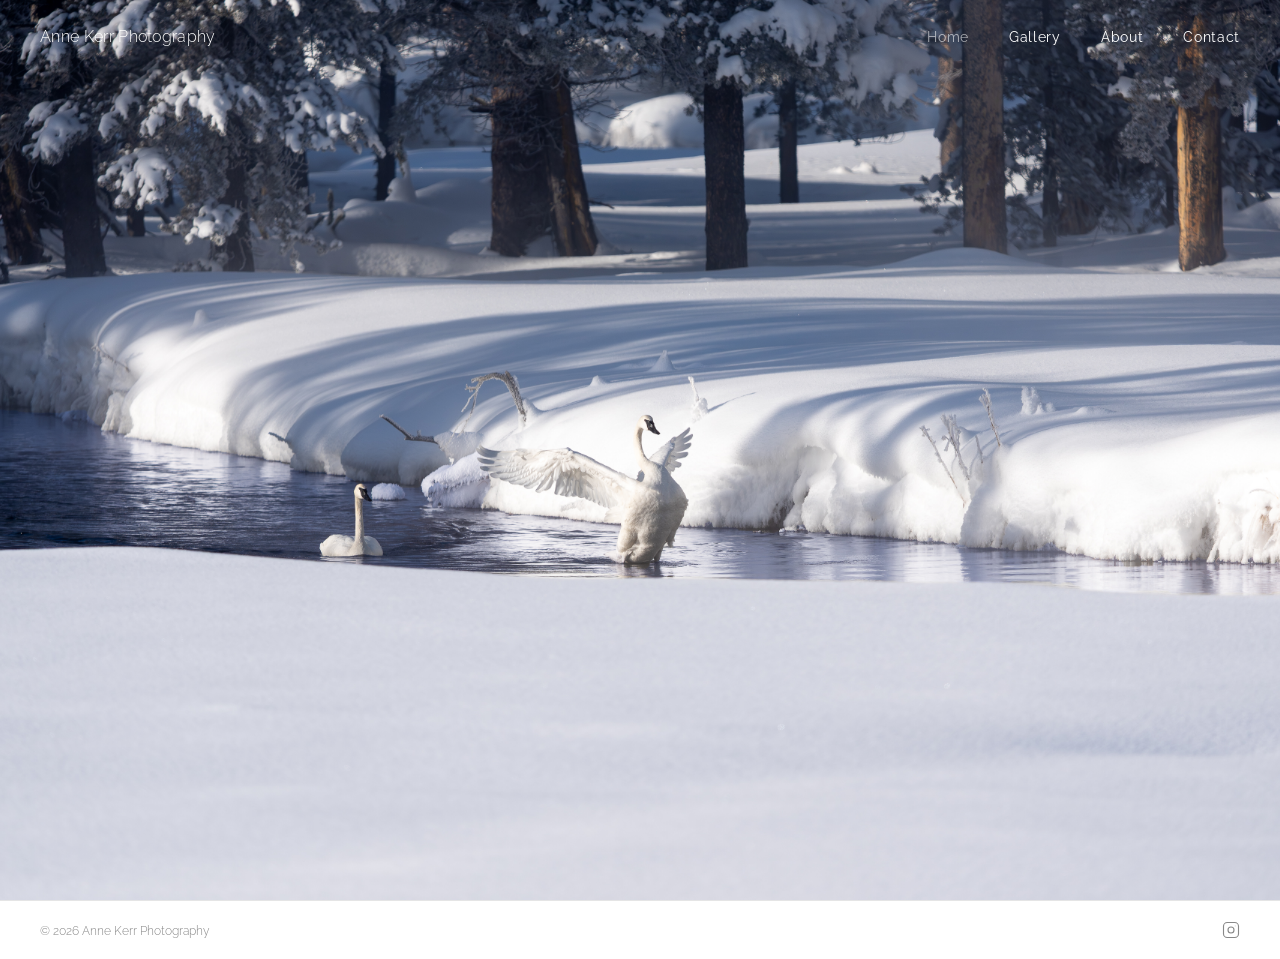
<file: index.html>
<!DOCTYPE html>
<html lang="en">
<head>
  <meta charset="UTF-8" />
  <meta name="viewport" content="width=device-width, initial-scale=1.0" />
  <title>Anne Kerr Photography</title>
  <link rel="stylesheet" href="css/styles.css" />
</head>
<body>

  <!-- NAV: transparent over hero -->
  <nav class="nav-hero">
    <a class="nav-brand" href="index.html">Anne Kerr Photography</a>
    <ul class="nav-links">
      <li><a href="index.html" class="active">Home</a></li>
      <li><a href="gallery.html">Gallery</a></li>
      <li><a href="about.html">About</a></li>
      <li><a href="contact.html">Contact</a></li>
    </ul>
  </nav>

  <!-- HERO
       Replace images/hero/hero.jpg with your chosen photo.
       To swap the hero image later, simply replace that file — no HTML changes needed. -->
  <section class="hero">
    <img src="images/hero/hero.jpg" alt="Anne Kerr Photography" />
  </section>

  <!-- FOOTER -->
  <footer>
    <span>© 2026 Anne Kerr Photography</span>
    <a href="https://www.instagram.com/annetkerr/" target="_blank" class="footer-instagram" aria-label="Instagram">
      <svg xmlns="http://www.w3.org/2000/svg" viewBox="0 0 24 24" fill="none"
           stroke="currentColor" stroke-width="1.5" stroke-linecap="round" stroke-linejoin="round">
        <rect x="2" y="2" width="20" height="20" rx="5" ry="5"/>
        <circle cx="12" cy="12" r="4"/>
        <circle cx="17.5" cy="6.5" r="0.5" fill="currentColor" stroke="none"/>
      </svg>
    </a>
  </footer>

</body>
</html>
</file>
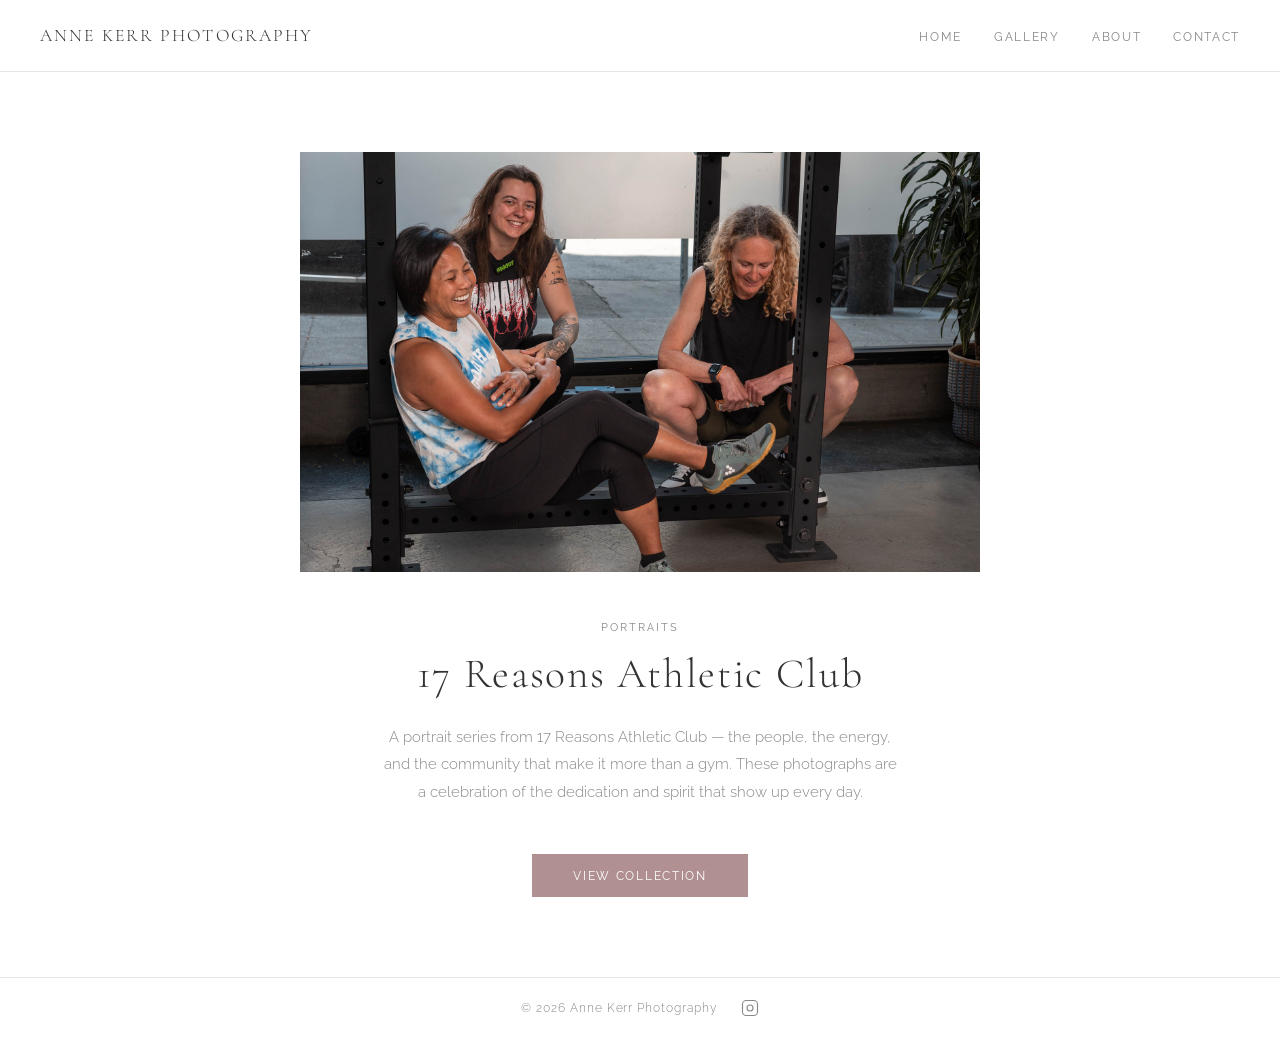
<file: 17rac/index.html>
<!DOCTYPE html>
<html lang="en">
<head>
  <meta charset="UTF-8" />
  <meta name="viewport" content="width=device-width, initial-scale=1.0" />
  <title>17 Reasons Athletic Club — Anne Kerr Photography</title>

  <link rel="preconnect" href="https://fonts.googleapis.com" />
  <link rel="stylesheet" href="https://fonts.googleapis.com/css2?family=Cormorant+Garamond:wght@300;400&family=Raleway:wght@300;400&display=swap" />

  <style>
    :root {
      --font-heading: 'Cormorant Garamond', Georgia, serif;
      --font-body: 'Raleway', sans-serif;
      --color-text: #333;
      --color-muted: #888;
      --color-accent: #b09090;
      --color-border: #e5e5e5;
      --color-white: #fff;
      --nav-height: 72px;
    }

    *, *::before, *::after { box-sizing: border-box; margin: 0; padding: 0; }

    html, body {
      font-family: var(--font-body);
      font-weight: 300;
      color: var(--color-text);
      background: #fff;
    }

    /* ── NAV ── */
    .nav-page {
      position: fixed;
      top: 0; left: 0; right: 0;
      height: var(--nav-height);
      background: var(--color-white);
      border-bottom: 1px solid var(--color-border);
      display: flex;
      align-items: center;
      justify-content: space-between;
      padding: 0 2.5rem;
      z-index: 100;
    }

    .nav-brand {
      font-family: var(--font-heading);
      font-weight: 300;
      font-size: 1.1rem;
      letter-spacing: 0.12em;
      text-transform: uppercase;
      color: var(--color-text);
      text-decoration: none;
    }

    .nav-links {
      list-style: none;
      display: flex;
      gap: 2rem;
    }

    .nav-links a {
      font-size: 0.75rem;
      font-weight: 400;
      letter-spacing: 0.14em;
      text-transform: uppercase;
      color: var(--color-muted);
      text-decoration: none;
      transition: color 0.2s;
    }

    .nav-links a:hover,
    .nav-links a.active { color: var(--color-text); }

    /* ── MAIN ── */
    main {
      margin-top: var(--nav-height);
      min-height: calc(100vh - var(--nav-height) - 60px);
      display: flex;
      align-items: center;
      justify-content: center;
      padding: 5rem 2rem;
    }

    .essay-card {
      max-width: 680px;
      width: 100%;
      text-align: center;
    }

    .essay-preview {
      width: 100%;
      max-height: 420px;
      object-fit: cover;
      margin-bottom: 3rem;
      display: block;
    }

    .essay-label {
      font-size: 0.7rem;
      font-weight: 400;
      letter-spacing: 0.18em;
      text-transform: uppercase;
      color: var(--color-muted);
      margin-bottom: 1rem;
    }

    h1 {
      font-family: var(--font-heading);
      font-weight: 300;
      font-size: 2.6rem;
      letter-spacing: 0.04em;
      margin-bottom: 1.5rem;
      line-height: 1.2;
    }

    .essay-description {
      font-size: 0.95rem;
      line-height: 1.8;
      color: var(--color-muted);
      margin-bottom: 3rem;
      max-width: 520px;
      margin-left: auto;
      margin-right: auto;
    }

    .btn-essay {
      display: inline-block;
      font-family: var(--font-body);
      font-size: 0.75rem;
      font-weight: 400;
      letter-spacing: 0.14em;
      text-transform: uppercase;
      color: var(--color-white);
      background: var(--color-accent);
      border: 1px solid var(--color-accent);
      padding: 0.85rem 2.5rem;
      text-decoration: none;
      transition: background 0.25s, color 0.25s;
    }

    .btn-essay:hover {
      background: transparent;
      color: var(--color-accent);
    }

    /* ── FOOTER ── */
    footer {
      height: 60px;
      display: flex;
      align-items: center;
      justify-content: center;
      gap: 1.5rem;
      border-top: 1px solid var(--color-border);
      font-size: 0.75rem;
      letter-spacing: 0.08em;
      color: var(--color-muted);
    }

    footer a {
      color: var(--color-muted);
      text-decoration: none;
    }

    footer a:hover { color: var(--color-text); }

    .footer-instagram svg {
      width: 18px;
      height: 18px;
      vertical-align: middle;
    }

    @media (max-width: 600px) {
      .nav-links { gap: 1.2rem; }
      h1 { font-size: 1.9rem; }
      .essay-preview { max-height: 260px; }
    }
  </style>
</head>
<body>

  <nav class="nav-page">
    <a class="nav-brand" href="../index.html">Anne Kerr Photography</a>
    <ul class="nav-links">
      <li><a href="../index.html">Home</a></li>
      <li><a href="../gallery.html">Gallery</a></li>
      <li><a href="../about.html">About</a></li>
      <li><a href="../contact.html">Contact</a></li>
    </ul>
  </nav>

  <main>
    <div class="essay-card">

      <img class="essay-preview"
           src="../images/thumbnails/17rac.jpg"
           alt="17 Reasons Athletic Club" />

      <p class="essay-label">Portraits</p>
      <h1>17 Reasons Athletic Club</h1>

      <p class="essay-description">
        A portrait series from 17 Reasons Athletic Club — the people, the energy, and the
        community that make it more than a gym. These photographs are a celebration of
        the dedication and spirit that show up every day.
      </p>

      <a class="btn-essay" href="https://galleries.annekerrphotography.com/17RAC/"
         target="_blank" rel="noopener">View Collection</a>

    </div>
  </main>

  <footer>
    <span>© 2026 Anne Kerr Photography</span>
    <a href="https://www.instagram.com/annetkerr/" target="_blank" class="footer-instagram" aria-label="Instagram">
      <svg xmlns="http://www.w3.org/2000/svg" viewBox="0 0 24 24" fill="none"
           stroke="currentColor" stroke-width="1.5" stroke-linecap="round" stroke-linejoin="round">
        <rect x="2" y="2" width="20" height="20" rx="5" ry="5"/>
        <circle cx="12" cy="12" r="4"/>
        <circle cx="17.5" cy="6.5" r="0.5" fill="currentColor" stroke="none"/>
      </svg>
    </a>
  </footer>

</body>
</html>
</file>
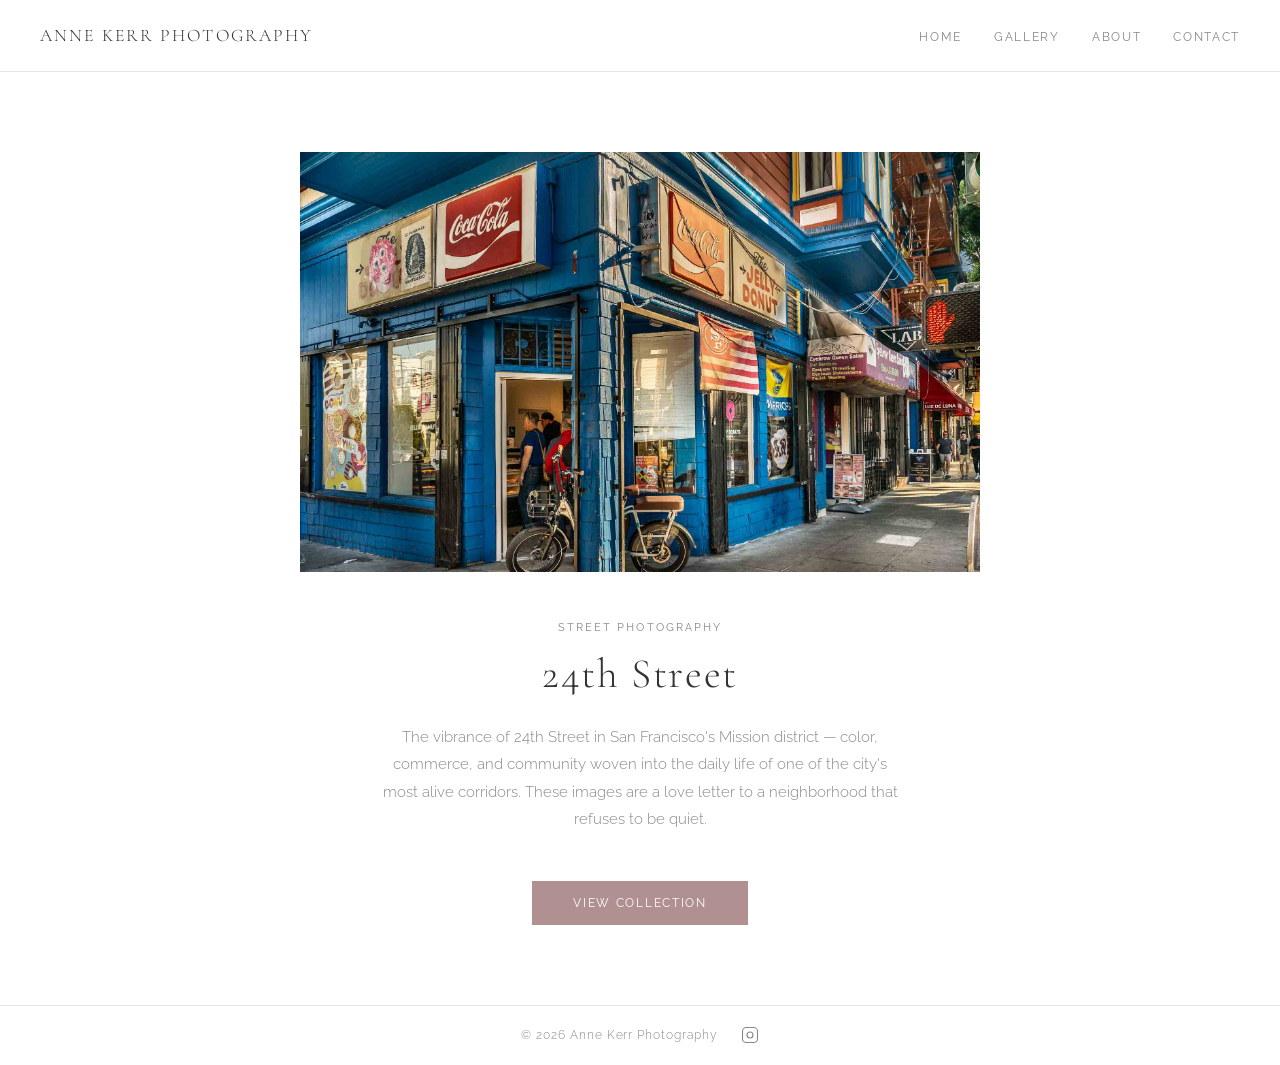
<file: 24thstreet/index.html>
<!DOCTYPE html>
<html lang="en">
<head>
  <meta charset="UTF-8" />
  <meta name="viewport" content="width=device-width, initial-scale=1.0" />
  <title>24th Street — Anne Kerr Photography</title>

  <link rel="preconnect" href="https://fonts.googleapis.com" />
  <link rel="stylesheet" href="https://fonts.googleapis.com/css2?family=Cormorant+Garamond:wght@300;400&family=Raleway:wght@300;400&display=swap" />

  <style>
    :root {
      --font-heading: 'Cormorant Garamond', Georgia, serif;
      --font-body: 'Raleway', sans-serif;
      --color-text: #333;
      --color-muted: #888;
      --color-accent: #b09090;
      --color-border: #e5e5e5;
      --color-white: #fff;
      --nav-height: 72px;
    }

    *, *::before, *::after { box-sizing: border-box; margin: 0; padding: 0; }

    html, body {
      font-family: var(--font-body);
      font-weight: 300;
      color: var(--color-text);
      background: #fff;
    }

    /* ── NAV ── */
    .nav-page {
      position: fixed;
      top: 0; left: 0; right: 0;
      height: var(--nav-height);
      background: var(--color-white);
      border-bottom: 1px solid var(--color-border);
      display: flex;
      align-items: center;
      justify-content: space-between;
      padding: 0 2.5rem;
      z-index: 100;
    }

    .nav-brand {
      font-family: var(--font-heading);
      font-weight: 300;
      font-size: 1.1rem;
      letter-spacing: 0.12em;
      text-transform: uppercase;
      color: var(--color-text);
      text-decoration: none;
    }

    .nav-links {
      list-style: none;
      display: flex;
      gap: 2rem;
    }

    .nav-links a {
      font-size: 0.75rem;
      font-weight: 400;
      letter-spacing: 0.14em;
      text-transform: uppercase;
      color: var(--color-muted);
      text-decoration: none;
      transition: color 0.2s;
    }

    .nav-links a:hover,
    .nav-links a.active { color: var(--color-text); }

    /* ── MAIN ── */
    main {
      margin-top: var(--nav-height);
      min-height: calc(100vh - var(--nav-height) - 60px);
      display: flex;
      align-items: center;
      justify-content: center;
      padding: 5rem 2rem;
    }

    .essay-card {
      max-width: 680px;
      width: 100%;
      text-align: center;
    }

    .essay-preview {
      width: 100%;
      max-height: 420px;
      object-fit: cover;
      margin-bottom: 3rem;
      display: block;
    }

    .essay-label {
      font-size: 0.7rem;
      font-weight: 400;
      letter-spacing: 0.18em;
      text-transform: uppercase;
      color: var(--color-muted);
      margin-bottom: 1rem;
    }

    h1 {
      font-family: var(--font-heading);
      font-weight: 300;
      font-size: 2.6rem;
      letter-spacing: 0.04em;
      margin-bottom: 1.5rem;
      line-height: 1.2;
    }

    .essay-description {
      font-size: 0.95rem;
      line-height: 1.8;
      color: var(--color-muted);
      margin-bottom: 3rem;
      max-width: 520px;
      margin-left: auto;
      margin-right: auto;
    }

    .btn-essay {
      display: inline-block;
      font-family: var(--font-body);
      font-size: 0.75rem;
      font-weight: 400;
      letter-spacing: 0.14em;
      text-transform: uppercase;
      color: var(--color-white);
      background: var(--color-accent);
      border: 1px solid var(--color-accent);
      padding: 0.85rem 2.5rem;
      text-decoration: none;
      transition: background 0.25s, color 0.25s;
    }

    .btn-essay:hover {
      background: transparent;
      color: var(--color-accent);
    }

    /* ── FOOTER ── */
    footer {
      height: 60px;
      display: flex;
      align-items: center;
      justify-content: center;
      gap: 1.5rem;
      border-top: 1px solid var(--color-border);
      font-size: 0.75rem;
      letter-spacing: 0.08em;
      color: var(--color-muted);
    }

    footer a {
      color: var(--color-muted);
      text-decoration: none;
    }

    footer a:hover { color: var(--color-text); }

    .footer-instagram svg {
      width: 18px;
      height: 18px;
      vertical-align: middle;
    }

    @media (max-width: 600px) {
      .nav-links { gap: 1.2rem; }
      h1 { font-size: 1.9rem; }
      .essay-preview { max-height: 260px; }
    }
  </style>
</head>
<body>

  <nav class="nav-page">
    <a class="nav-brand" href="../index.html">Anne Kerr Photography</a>
    <ul class="nav-links">
      <li><a href="../index.html">Home</a></li>
      <li><a href="../gallery.html">Gallery</a></li>
      <li><a href="../about.html">About</a></li>
      <li><a href="../contact.html">Contact</a></li>
    </ul>
  </nav>

  <main>
    <div class="essay-card">

      <img class="essay-preview"
           src="../images/thumbnails/24thstreet.jpg"
           alt="24th Street, San Francisco" />

      <p class="essay-label">Street Photography</p>
      <h1>24th Street</h1>

      <p class="essay-description">
        The vibrance of 24th Street in San Francisco's Mission district — color, commerce,
        and community woven into the daily life of one of the city's most alive corridors.
        These images are a love letter to a neighborhood that refuses to be quiet.
      </p>

      <a class="btn-essay" href="https://galleries.annekerrphotography.com/24thStreet/"
         target="_blank" rel="noopener">View Collection</a>

    </div>
  </main>

  <footer>
    <span>© 2026 Anne Kerr Photography</span>
    <a href="https://www.instagram.com/annetkerr/" target="_blank" class="footer-instagram" aria-label="Instagram">
      <svg xmlns="http://www.w3.org/2000/svg" viewBox="0 0 24 24" fill="none"
           stroke="currentColor" stroke-width="1.5" stroke-linecap="round" stroke-linejoin="round">
        <rect x="2" y="2" width="20" height="20" rx="5" ry="5"/>
        <circle cx="12" cy="12" r="4"/>
        <circle cx="17.5" cy="6.5" r="0.5" fill="currentColor" stroke="none"/>
      </svg>
    </a>
  </footer>

</body>
</html>
</file>
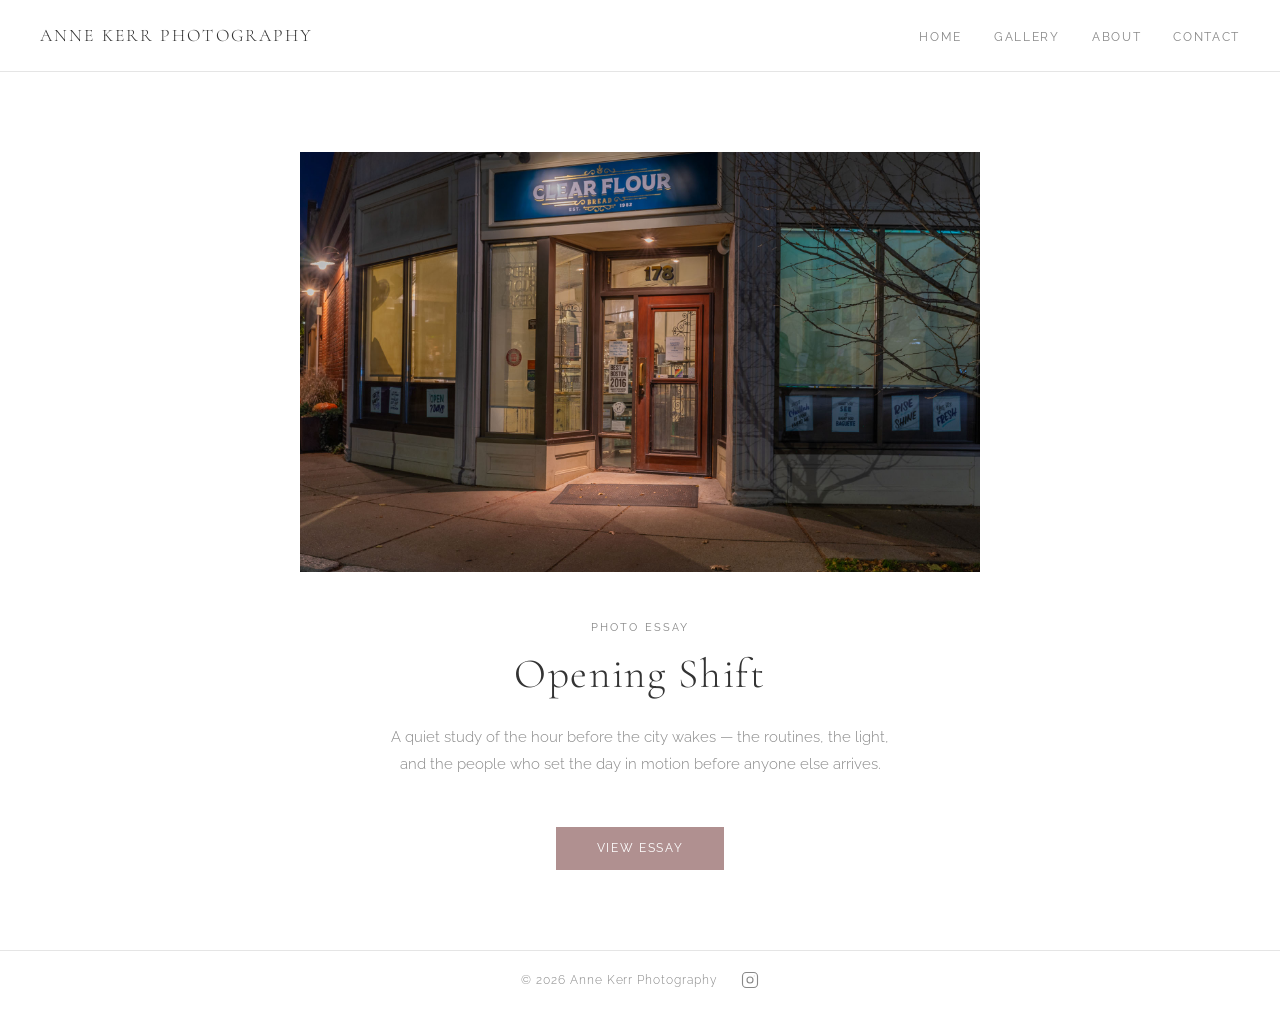
<file: essay/index.html>
<!DOCTYPE html>
<html lang="en">
<head>
  <meta charset="UTF-8" />
  <meta name="viewport" content="width=device-width, initial-scale=1.0" />
  <title>Photo Essay — Anne Kerr Photography</title>

  <link rel="preconnect" href="https://fonts.googleapis.com" />
  <link rel="stylesheet" href="https://fonts.googleapis.com/css2?family=Cormorant+Garamond:wght@300;400&family=Raleway:wght@300;400&display=swap" />

  <style>
    :root {
      --font-heading: 'Cormorant Garamond', Georgia, serif;
      --font-body: 'Raleway', sans-serif;
      --color-text: #333;
      --color-muted: #888;
      --color-accent: #b09090;
      --color-border: #e5e5e5;
      --color-white: #fff;
      --nav-height: 72px;
    }

    *, *::before, *::after { box-sizing: border-box; margin: 0; padding: 0; }

    html, body {
      font-family: var(--font-body);
      font-weight: 300;
      color: var(--color-text);
      background: #fff;
    }

    /* ── NAV ── */
    .nav-page {
      position: fixed;
      top: 0; left: 0; right: 0;
      height: var(--nav-height);
      background: var(--color-white);
      border-bottom: 1px solid var(--color-border);
      display: flex;
      align-items: center;
      justify-content: space-between;
      padding: 0 2.5rem;
      z-index: 100;
    }

    .nav-brand {
      font-family: var(--font-heading);
      font-weight: 300;
      font-size: 1.1rem;
      letter-spacing: 0.12em;
      text-transform: uppercase;
      color: var(--color-text);
      text-decoration: none;
    }

    .nav-links {
      list-style: none;
      display: flex;
      gap: 2rem;
    }

    .nav-links a {
      font-size: 0.75rem;
      font-weight: 400;
      letter-spacing: 0.14em;
      text-transform: uppercase;
      color: var(--color-muted);
      text-decoration: none;
      transition: color 0.2s;
    }

    .nav-links a:hover,
    .nav-links a.active { color: var(--color-text); }

    /* ── MAIN ── */
    main {
      margin-top: var(--nav-height);
      min-height: calc(100vh - var(--nav-height) - 60px);
      display: flex;
      align-items: center;
      justify-content: center;
      padding: 5rem 2rem;
    }

    .essay-card {
      max-width: 680px;
      width: 100%;
      text-align: center;
    }

    /* Optional preview image */
    .essay-preview {
      width: 100%;
      max-height: 420px;
      object-fit: cover;
      margin-bottom: 3rem;
      display: block;
    }

    .essay-label {
      font-size: 0.7rem;
      font-weight: 400;
      letter-spacing: 0.18em;
      text-transform: uppercase;
      color: var(--color-muted);
      margin-bottom: 1rem;
    }

    h1 {
      font-family: var(--font-heading);
      font-weight: 300;
      font-size: 2.6rem;
      letter-spacing: 0.04em;
      margin-bottom: 1.5rem;
      line-height: 1.2;
    }

    .essay-description {
      font-size: 0.95rem;
      line-height: 1.8;
      color: var(--color-muted);
      margin-bottom: 3rem;
      max-width: 520px;
      margin-left: auto;
      margin-right: auto;
    }

    .btn-essay {
      display: inline-block;
      font-family: var(--font-body);
      font-size: 0.75rem;
      font-weight: 400;
      letter-spacing: 0.14em;
      text-transform: uppercase;
      color: var(--color-white);
      background: var(--color-accent);
      border: 1px solid var(--color-accent);
      padding: 0.85rem 2.5rem;
      text-decoration: none;
      transition: background 0.25s, color 0.25s;
    }

    .btn-essay:hover {
      background: transparent;
      color: var(--color-accent);
    }

    /* ── FOOTER ── */
    footer {
      height: 60px;
      display: flex;
      align-items: center;
      justify-content: center;
      gap: 1.5rem;
      border-top: 1px solid var(--color-border);
      font-size: 0.75rem;
      letter-spacing: 0.08em;
      color: var(--color-muted);
    }

    footer a {
      color: var(--color-muted);
      text-decoration: none;
    }

    footer a:hover { color: var(--color-text); }

    .footer-instagram svg {
      width: 18px;
      height: 18px;
      vertical-align: middle;
    }

    @media (max-width: 600px) {
      .nav-links { gap: 1.2rem; }
      h1 { font-size: 1.9rem; }
      .essay-preview { max-height: 260px; }
    }
  </style>
</head>
<body>

  <nav class="nav-page">
    <a class="nav-brand" href="../index.html">Anne Kerr Photography</a>
    <ul class="nav-links">
      <li><a href="../index.html">Home</a></li>
      <li><a href="../gallery.html">Gallery</a></li>
      <li><a href="../about.html">About</a></li>
      <li><a href="../contact.html">Contact</a></li>
    </ul>
  </nav>

  <main>
    <div class="essay-card">

      <!-- PREVIEW IMAGE
           Replace the src with whichever image you'd like to use as a cover.
           Remove this <img> tag entirely if you prefer no preview image. -->
      <img class="essay-preview"
           src="../images/thumbnails/openingshift.jpg"
           alt="Opening shift — a scene from the photo essay" />

      <p class="essay-label">Photo Essay</p>
      <h1>Opening Shift</h1>

      <p class="essay-description">
        <!-- Replace this text with a brief description of the essay. -->
        A quiet study of the hour before the city wakes — the routines, the light,
        and the people who set the day in motion before anyone else arrives.
      </p>

      <a class="btn-essay" href="https://new.express.adobe.com/webpage/jSNy2kYH9xELf"
         target="_blank" rel="noopener">View Essay</a>

    </div>
  </main>

  <footer>
    <span>© 2026 Anne Kerr Photography</span>
    <a href="https://www.instagram.com/annetkerr/" target="_blank" class="footer-instagram" aria-label="Instagram">
      <svg xmlns="http://www.w3.org/2000/svg" viewBox="0 0 24 24" fill="none"
           stroke="currentColor" stroke-width="1.5" stroke-linecap="round" stroke-linejoin="round">
        <rect x="2" y="2" width="20" height="20" rx="5" ry="5"/>
        <circle cx="12" cy="12" r="4"/>
        <circle cx="17.5" cy="6.5" r="0.5" fill="currentColor" stroke="none"/>
      </svg>
    </a>
  </footer>

</body>
</html>
</file>
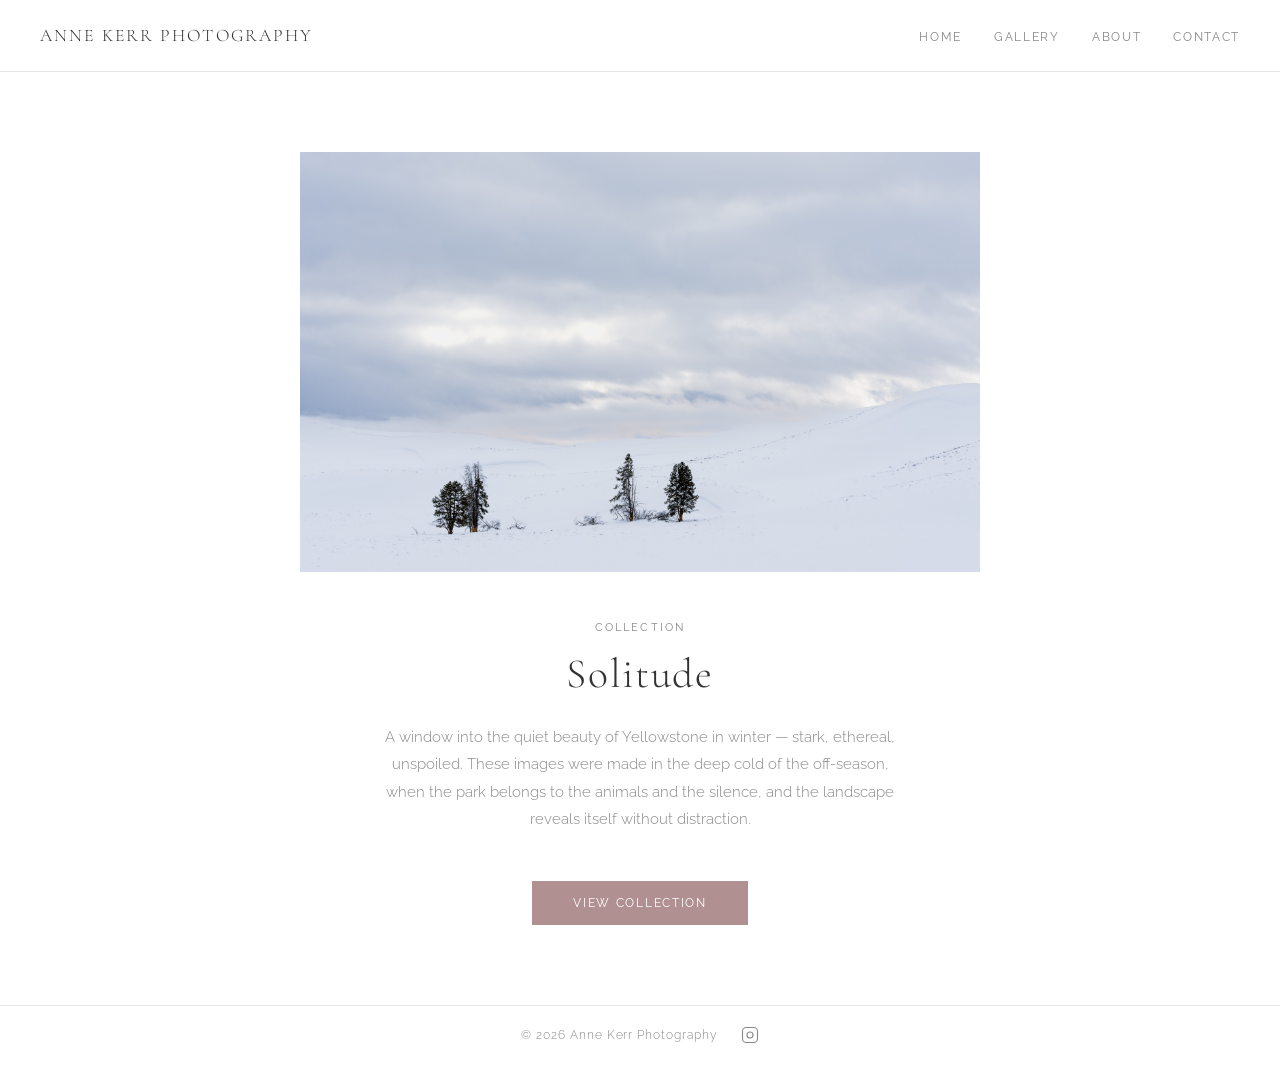
<file: solitude/index.html>
<!DOCTYPE html>
<html lang="en">
<head>
  <meta charset="UTF-8" />
  <meta name="viewport" content="width=device-width, initial-scale=1.0" />
  <title>Solitude — Anne Kerr Photography</title>

  <link rel="preconnect" href="https://fonts.googleapis.com" />
  <link rel="stylesheet" href="https://fonts.googleapis.com/css2?family=Cormorant+Garamond:wght@300;400&family=Raleway:wght@300;400&display=swap" />

  <style>
    :root {
      --font-heading: 'Cormorant Garamond', Georgia, serif;
      --font-body: 'Raleway', sans-serif;
      --color-text: #333;
      --color-muted: #888;
      --color-accent: #b09090;
      --color-border: #e5e5e5;
      --color-white: #fff;
      --nav-height: 72px;
    }

    *, *::before, *::after { box-sizing: border-box; margin: 0; padding: 0; }

    html, body {
      font-family: var(--font-body);
      font-weight: 300;
      color: var(--color-text);
      background: #fff;
    }

    /* ── NAV ── */
    .nav-page {
      position: fixed;
      top: 0; left: 0; right: 0;
      height: var(--nav-height);
      background: var(--color-white);
      border-bottom: 1px solid var(--color-border);
      display: flex;
      align-items: center;
      justify-content: space-between;
      padding: 0 2.5rem;
      z-index: 100;
    }

    .nav-brand {
      font-family: var(--font-heading);
      font-weight: 300;
      font-size: 1.1rem;
      letter-spacing: 0.12em;
      text-transform: uppercase;
      color: var(--color-text);
      text-decoration: none;
    }

    .nav-links {
      list-style: none;
      display: flex;
      gap: 2rem;
    }

    .nav-links a {
      font-size: 0.75rem;
      font-weight: 400;
      letter-spacing: 0.14em;
      text-transform: uppercase;
      color: var(--color-muted);
      text-decoration: none;
      transition: color 0.2s;
    }

    .nav-links a:hover,
    .nav-links a.active { color: var(--color-text); }

    /* ── MAIN ── */
    main {
      margin-top: var(--nav-height);
      min-height: calc(100vh - var(--nav-height) - 60px);
      display: flex;
      align-items: center;
      justify-content: center;
      padding: 5rem 2rem;
    }

    .essay-card {
      max-width: 680px;
      width: 100%;
      text-align: center;
    }

    .essay-preview {
      width: 100%;
      max-height: 420px;
      object-fit: cover;
      margin-bottom: 3rem;
      display: block;
    }

    .essay-label {
      font-size: 0.7rem;
      font-weight: 400;
      letter-spacing: 0.18em;
      text-transform: uppercase;
      color: var(--color-muted);
      margin-bottom: 1rem;
    }

    h1 {
      font-family: var(--font-heading);
      font-weight: 300;
      font-size: 2.6rem;
      letter-spacing: 0.04em;
      margin-bottom: 1.5rem;
      line-height: 1.2;
    }

    .essay-description {
      font-size: 0.95rem;
      line-height: 1.8;
      color: var(--color-muted);
      margin-bottom: 3rem;
      max-width: 520px;
      margin-left: auto;
      margin-right: auto;
    }

    .btn-essay {
      display: inline-block;
      font-family: var(--font-body);
      font-size: 0.75rem;
      font-weight: 400;
      letter-spacing: 0.14em;
      text-transform: uppercase;
      color: var(--color-white);
      background: var(--color-accent);
      border: 1px solid var(--color-accent);
      padding: 0.85rem 2.5rem;
      text-decoration: none;
      transition: background 0.25s, color 0.25s;
    }

    .btn-essay:hover {
      background: transparent;
      color: var(--color-accent);
    }

    /* ── FOOTER ── */
    footer {
      height: 60px;
      display: flex;
      align-items: center;
      justify-content: center;
      gap: 1.5rem;
      border-top: 1px solid var(--color-border);
      font-size: 0.75rem;
      letter-spacing: 0.08em;
      color: var(--color-muted);
    }

    footer a {
      color: var(--color-muted);
      text-decoration: none;
    }

    footer a:hover { color: var(--color-text); }

    .footer-instagram svg {
      width: 18px;
      height: 18px;
      vertical-align: middle;
    }

    @media (max-width: 600px) {
      .nav-links { gap: 1.2rem; }
      h1 { font-size: 1.9rem; }
      .essay-preview { max-height: 260px; }
    }
  </style>
</head>
<body>

  <nav class="nav-page">
    <a class="nav-brand" href="../index.html">Anne Kerr Photography</a>
    <ul class="nav-links">
      <li><a href="../index.html">Home</a></li>
      <li><a href="../gallery.html">Gallery</a></li>
      <li><a href="../about.html">About</a></li>
      <li><a href="../contact.html">Contact</a></li>
    </ul>
  </nav>

  <main>
    <div class="essay-card">

      <img class="essay-preview"
           src="../images/thumbnails/solitude.jpg"
           alt="Solitude — Yellowstone in winter" />

      <p class="essay-label">Collection</p>
      <h1>Solitude</h1>

      <p class="essay-description">
        A window into the quiet beauty of Yellowstone in winter — stark, ethereal, unspoiled.
        These images were made in the deep cold of the off-season, when the park belongs to
        the animals and the silence, and the landscape reveals itself without distraction.
      </p>

      <a class="btn-essay" href="https://galleries.annekerrphotography.com/solitude/"
         target="_blank" rel="noopener">View Collection</a>

    </div>
  </main>

  <footer>
    <span>© 2026 Anne Kerr Photography</span>
    <a href="https://www.instagram.com/annetkerr/" target="_blank" class="footer-instagram" aria-label="Instagram">
      <svg xmlns="http://www.w3.org/2000/svg" viewBox="0 0 24 24" fill="none"
           stroke="currentColor" stroke-width="1.5" stroke-linecap="round" stroke-linejoin="round">
        <rect x="2" y="2" width="20" height="20" rx="5" ry="5"/>
        <circle cx="12" cy="12" r="4"/>
        <circle cx="17.5" cy="6.5" r="0.5" fill="currentColor" stroke="none"/>
      </svg>
    </a>
  </footer>

</body>
</html>
</file>
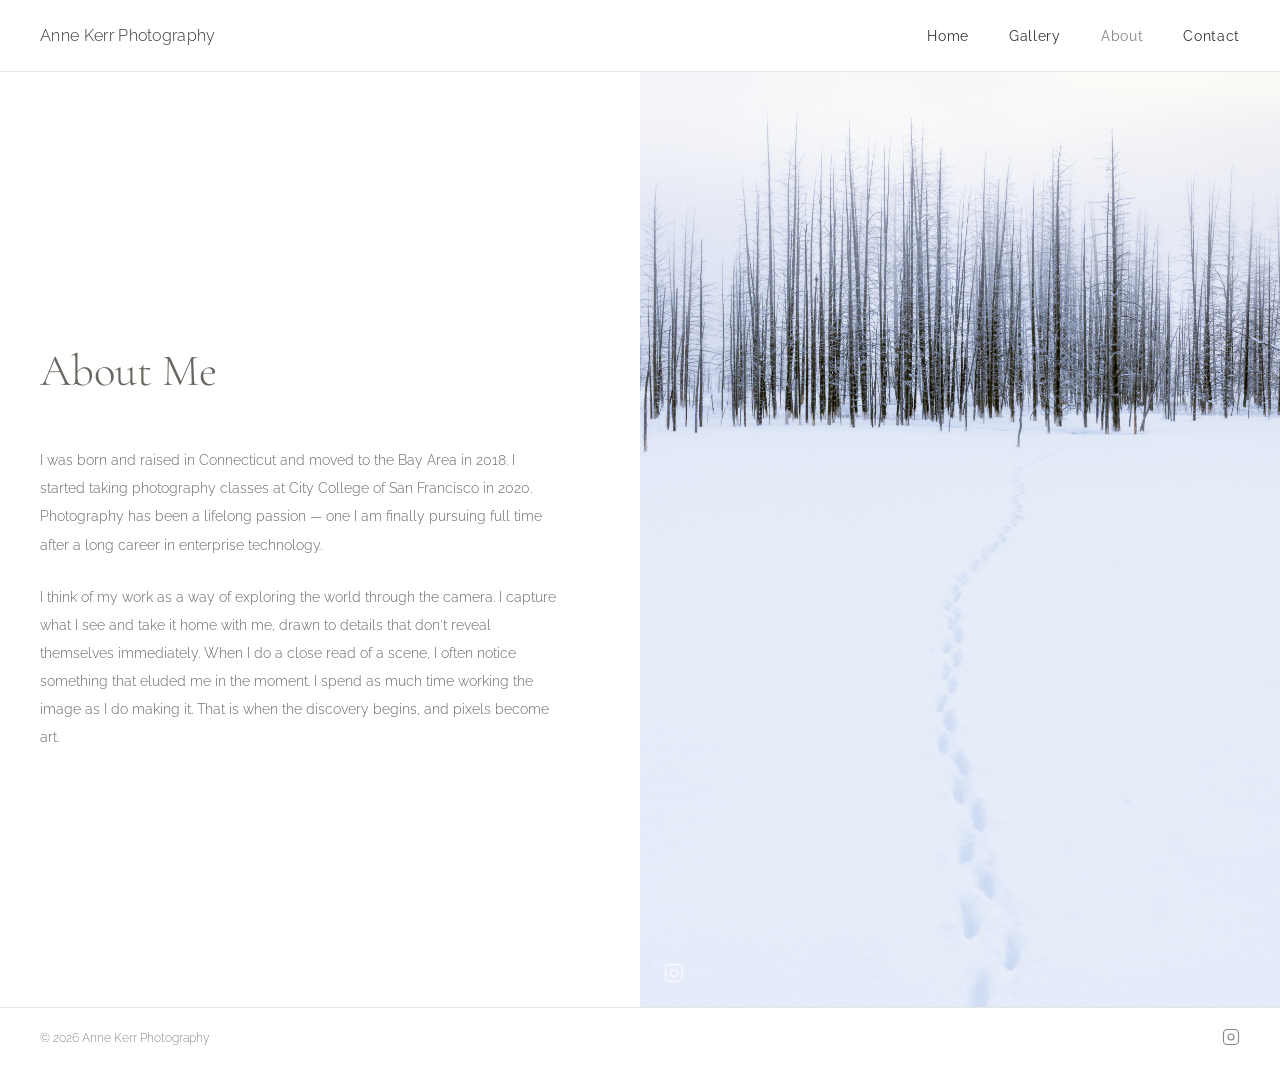
<file: about.html>
<!DOCTYPE html>
<html lang="en">
<head>
  <meta charset="UTF-8" />
  <meta name="viewport" content="width=device-width, initial-scale=1.0" />
  <title>About — Anne Kerr Photography</title>
  <link rel="stylesheet" href="css/styles.css" />
</head>
<body class="about-page">

  <!-- NAV: white background on inner pages -->
  <nav class="nav-page">
    <a class="nav-brand" href="index.html">Anne Kerr Photography</a>
    <ul class="nav-links">
      <li><a href="index.html">Home</a></li>
      <li><a href="gallery.html">Gallery</a></li>
      <li><a href="about.html" class="active">About</a></li>
      <li><a href="contact.html">Contact</a></li>
    </ul>
  </nav>

  <!-- MAIN: two-column layout -->
  <div class="about-layout">

    <!-- LEFT: bio text -->
    <div class="about-text">
      <h1>About Me</h1>
      <p>I was born and raised in Connecticut and moved to the Bay Area in 2018. I started
         taking photography classes at City College of San Francisco in 2020. Photography
         has been a lifelong passion — one I am finally pursuing full time after a long
         career in enterprise technology.</p>
      <p>I think of my work as a way of exploring the world through the camera. I capture
         what I see and take it home with me, drawn to details that don't reveal themselves
         immediately. When I do a close read of a scene, I often notice something that
         eluded me in the moment. I spend as much time working the image as I do making it.
         That is when the discovery begins, and pixels become art.</p>
    </div>

    <!-- RIGHT: portrait photo
         Replace images/about-photo.jpg with your chosen image. -->
    <div class="about-image">
      <img src="images/about-photo.jpg" alt="Anne Kerr Photography" />
      <!-- Instagram icon overlaid on photo -->
      <div class="about-image-instagram">
        <a href="https://www.instagram.com/annetkerr/" target="_blank" aria-label="Instagram">
          <svg xmlns="http://www.w3.org/2000/svg" viewBox="0 0 24 24" fill="none"
               stroke="currentColor" stroke-width="1.5" stroke-linecap="round" stroke-linejoin="round">
            <rect x="2" y="2" width="20" height="20" rx="5" ry="5"/>
            <circle cx="12" cy="12" r="4"/>
            <circle cx="17.5" cy="6.5" r="0.5" fill="currentColor" stroke="none"/>
          </svg>
        </a>
      </div>
    </div>

  </div>

  <!-- FOOTER (was missing on Pixieset — added here) -->
  <footer>
    <span>© 2026 Anne Kerr Photography</span>
    <a href="https://www.instagram.com/annetkerr/" target="_blank" class="footer-instagram" aria-label="Instagram">
      <svg xmlns="http://www.w3.org/2000/svg" viewBox="0 0 24 24" fill="none"
           stroke="currentColor" stroke-width="1.5" stroke-linecap="round" stroke-linejoin="round">
        <rect x="2" y="2" width="20" height="20" rx="5" ry="5"/>
        <circle cx="12" cy="12" r="4"/>
        <circle cx="17.5" cy="6.5" r="0.5" fill="currentColor" stroke="none"/>
      </svg>
    </a>
  </footer>

</body>
</html>
</file>
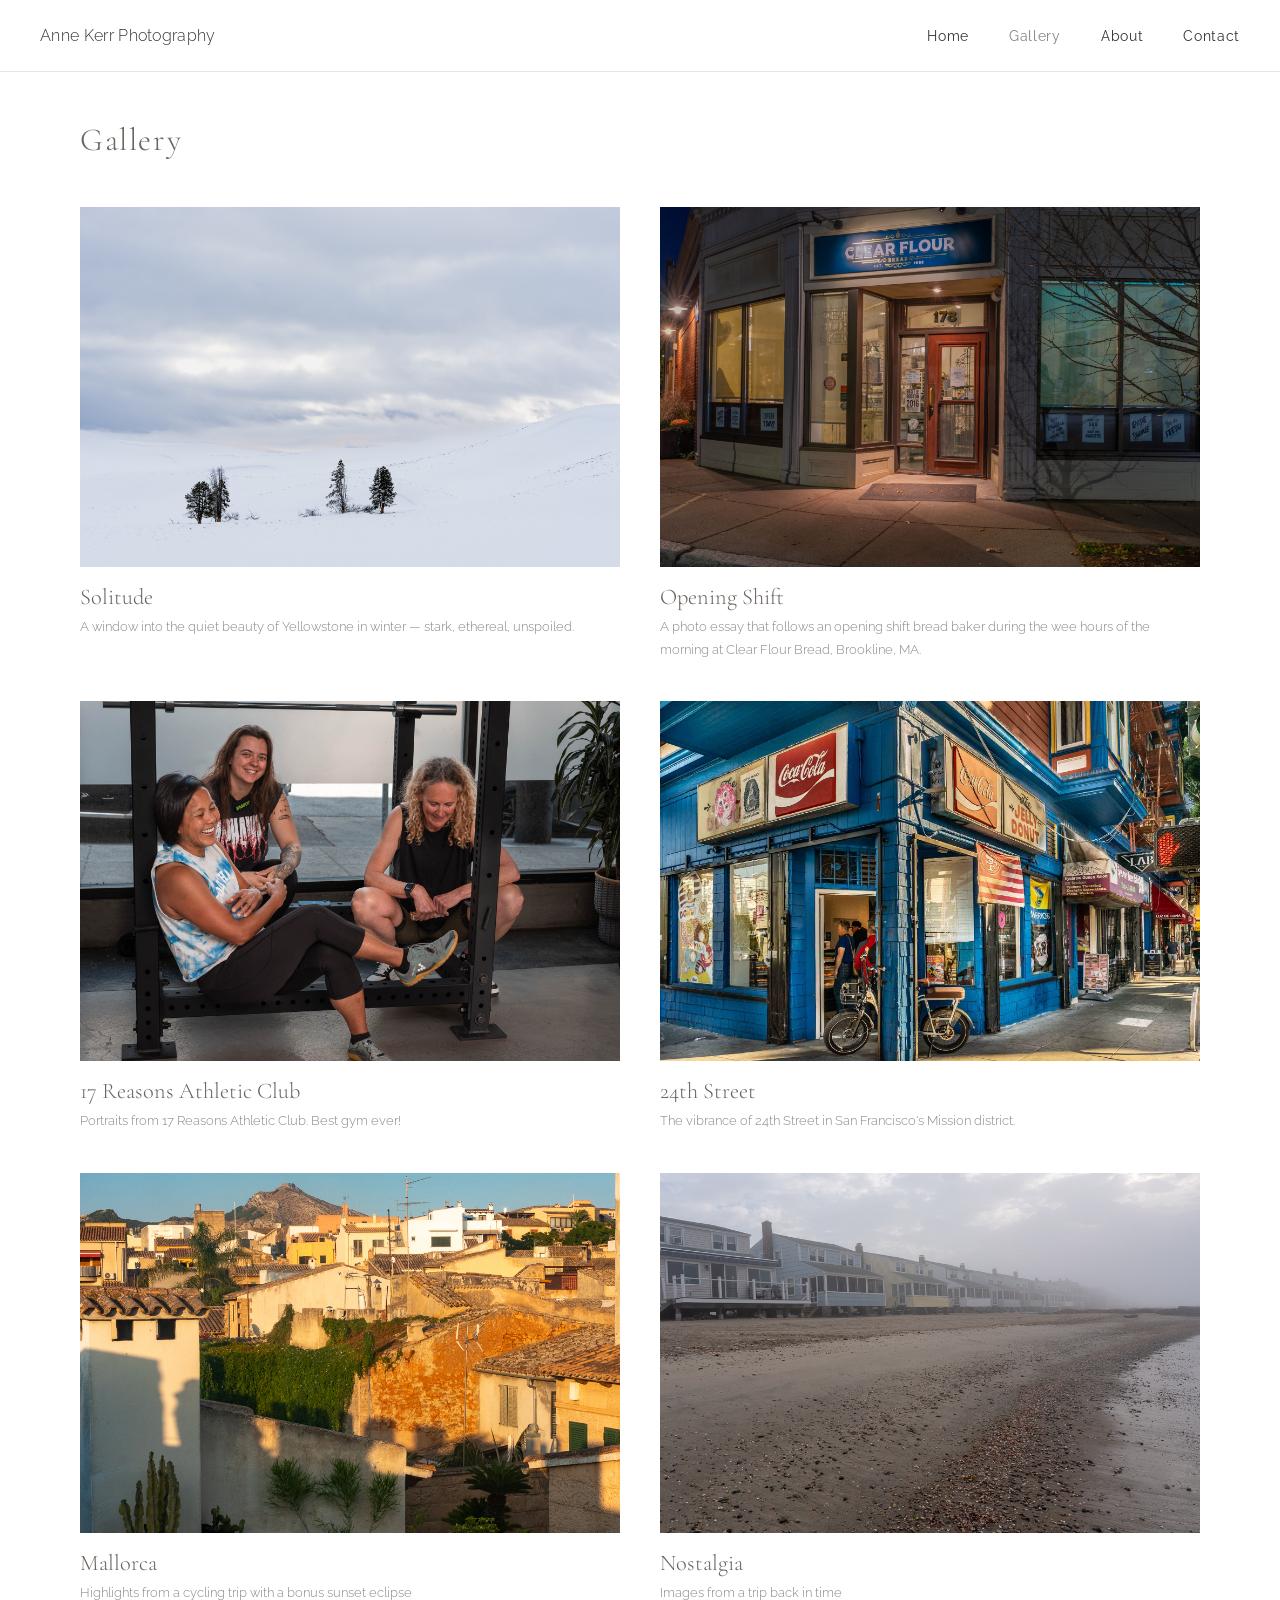
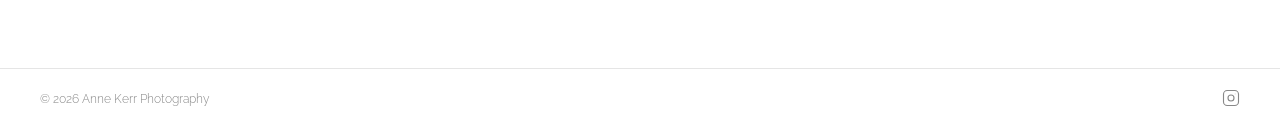
<file: gallery.html>
<!DOCTYPE html>
<html lang="en">
<head>
  <meta charset="UTF-8" />
  <meta name="viewport" content="width=device-width, initial-scale=1.0" />
  <title>Gallery — Anne Kerr Photography</title>
  <link rel="stylesheet" href="css/styles.css" />
</head>
<body class="gallery-page">

  <!-- NAV -->
  <nav class="nav-page">
    <a class="nav-brand" href="index.html">Anne Kerr Photography</a>
    <ul class="nav-links">
      <li><a href="index.html">Home</a></li>
      <li><a href="gallery.html" class="active">Gallery</a></li>
      <li><a href="about.html">About</a></li>
      <li><a href="contact.html">Contact</a></li>
    </ul>
  </nav>

  <main class="gallery-main">
    <h1 class="gallery-page-title">Gallery</h1>

    <div class="gallery-grid">

      <!-- ─── GALLERY CARD ────────────────────────────────────────
           To add a new gallery, copy one <a class="gallery-card"> block,
           update the href, img src, title, and description.
           Thumbnail images go in images/thumbnails/ at 1200px wide, 3:2 ratio.
      ─────────────────────────────────────────────────────────── -->

      <a class="gallery-card" href="https://galleries.annekerrphotography.com/solitude/">
        <div class="gallery-card-image">
          <!-- Thumbnail: images/thumbnails/solitude.jpg -->
          <img src="images/thumbnails/solitude.jpg" alt="Solitude" />
          <div class="gallery-card-overlay">
            <span>View Collection</span>
          </div>
        </div>
        <div class="gallery-card-info">
          <h2>Solitude</h2>
          <p>A window into the quiet beauty of Yellowstone in winter — stark, ethereal, unspoiled.</p>
        </div>
      </a>

      <a class="gallery-card" href="https://tinyurl.com/ClearFlourOpeningShift/">
      <!-- a class="gallery-card" href="/essay/index.html" target="_blank" -->
        <div class="gallery-card-image">
          <!-- Thumbnail: images/thumbnails/solitude.jpg -->
          <img src="images/thumbnails/openingshift.jpg" alt="ClearFlourOpeningShift" />
          <div class="gallery-card-overlay">
            <span>View Photo Essay</span>
          </div>
        </div>
        <div class="gallery-card-info">
          <h2>Opening Shift</h2>
          <p>A photo essay that follows an opening shift bread baker during the wee hours of the morning at Clear Flour Bread, Brookline, MA.</p>
        </div>
      </a>

      <a class="gallery-card" href="https://galleries.annekerrphotography.com/17RAC/">
        <div class="gallery-card-image">
          <!-- Thumbnail: images/thumbnails/solitude.jpg -->
          <img src="images/thumbnails/17rac.jpg" alt="24th Street" />
          <div class="gallery-card-overlay">
            <span>View Gallery</span>
          </div>
        </div>
        <div class="gallery-card-info">
          <h2>17 Reasons Athletic Club</h2>
          <p>Portraits from 17 Reasons Athletic Club. Best gym ever!</p>
        </div>
      </a>

      <a class="gallery-card" href="https://galleries.annekerrphotography.com/24thStreet/">
        <div class="gallery-card-image">
          <!-- Thumbnail: images/thumbnails/solitude.jpg -->
          <img src="images/thumbnails/24thstreet.jpg" alt="24th Street" />
          <div class="gallery-card-overlay">
            <span>View Gallery</span>
          </div>
        </div>
        <div class="gallery-card-info">
          <h2>24th Street</h2>
          <p>The vibrance of 24th Street in San Francisco's Mission district.</p>
        </div>
      </a>

  <a class="gallery-card" href="https://galleries.annekerrphotography.com/Mallorca/">
        <div class="gallery-card-image">
          <!-- Thumbnail: images/thumbnails/solitude.jpg -->
          <img src="images/thumbnails/mallorca.jpg" alt="Mallorca" />
          <div class="gallery-card-overlay">
            <span>View Gallery</span>
          </div>
        </div>
        <div class="gallery-card-info">
          <h2>Mallorca</h2>
          <p>Highlights from a cycling trip with a bonus sunset eclipse</p>
        </div>
      </a>

      <a class="gallery-card" href="https://galleries.annekerrphotography.com/nostalgia/">
        <div class="gallery-card-image">
          <!-- Thumbnail: images/thumbnails/solitude.jpg -->
          <img src="images/thumbnails/nostalgia.jpg" alt="Mallorca" />
          <div class="gallery-card-overlay">
            <span>View Gallery</span>
          </div>
        </div>
        <div class="gallery-card-info">
          <h2>Nostalgia</h2>
          <p>Images from a trip back in time</p>
        </div>
      </a>

      <!-- Add more gallery cards here as your collections grow -->

    </div>
  </main>

  <!-- FOOTER -->
  <footer>
    <span>© 2026 Anne Kerr Photography</span>
    <a href="https://www.instagram.com/annetkerr/" target="_blank" class="footer-instagram" aria-label="Instagram">
      <svg xmlns="http://www.w3.org/2000/svg" viewBox="0 0 24 24" fill="none"
           stroke="currentColor" stroke-width="1.5" stroke-linecap="round" stroke-linejoin="round">
        <rect x="2" y="2" width="20" height="20" rx="5" ry="5"/>
        <circle cx="12" cy="12" r="4"/>
        <circle cx="17.5" cy="6.5" r="0.5" fill="currentColor" stroke="none"/>
      </svg>
    </a>
  </footer>

</body>
</html>
</file>
<file: css/styles.css>
/* Anne Kerr Photography — styles.css */

@import url('https://fonts.googleapis.com/css2?family=Cormorant+Garamond:wght@300;400&family=Raleway:wght@300;400;500&display=swap');

:root {
  --font-heading: 'Cormorant Garamond', Georgia, serif;
  --font-body: 'Raleway', sans-serif;
  --color-text: #333;
  --color-muted: #888;
  --color-taupe: #6b6560;
  --color-accent: #b09090;
  --color-border: #e5e5e5;
  --color-white: #fff;
  --nav-height: 72px;
}

*, *::before, *::after {
  box-sizing: border-box;
  margin: 0;
  padding: 0;
}

html, body {
  height: 100%;
}

body {
  font-family: var(--font-body);
  font-weight: 300;
  color: var(--color-text);
  background: #fff;
}

a {
  text-decoration: none;
  color: inherit;
}

/* ─── NAV ─────────────────────────────────────────────── */

nav {
  position: fixed;
  top: 0;
  left: 0;
  right: 0;
  z-index: 100;
  height: var(--nav-height);
  display: flex;
  justify-content: space-between;
  align-items: center;
  padding: 0 2.5rem;
  transition: background 0.3s;
}

/* Home page: transparent nav with white text over hero */
nav.nav-hero {
  color: var(--color-white);
}

/* Inner pages: white background with dark text */
nav.nav-page {
  background: var(--color-white);
  color: var(--color-text);
  border-bottom: 1px solid var(--color-border);
}

.nav-brand {
  font-family: var(--font-body);
  font-weight: 300;
  font-size: 1rem;
  letter-spacing: 0.02em;
}

.nav-links {
  display: flex;
  gap: 2.5rem;
  list-style: none;
}

.nav-links a {
  font-size: 0.85rem;
  font-weight: 400;
  letter-spacing: 0.05em;
  transition: opacity 0.2s;
}

.nav-links a:hover,
.nav-links a.active {
  opacity: 0.6;
}

/* ─── FOOTER ──────────────────────────────────────────── */

footer {
  display: flex;
  justify-content: space-between;
  align-items: center;
  padding: 1.25rem 2.5rem;
  border-top: 1px solid var(--color-border);
  font-size: 0.78rem;
  font-weight: 300;
  color: var(--color-muted);
}

footer a {
  color: var(--color-muted);
  transition: color 0.2s;
}

footer a:hover {
  color: var(--color-text);
}

.footer-instagram svg {
  display: block;
  width: 18px;
  height: 18px;
}

/* ─── HOME PAGE ───────────────────────────────────────── */

.hero {
  position: relative;
  width: 100%;
  height: 100vh;
  overflow: hidden;
  background: #c8d0d8; /* fallback color while image loads */
}

.hero img {
  width: 100%;
  height: 100%;
  object-fit: cover;
  object-position: center;
  display: block;
}

/* ─── ABOUT PAGE ──────────────────────────────────────── */

.about-page {
  display: flex;
  flex-direction: column;
  min-height: 100vh;
}

.about-layout {
  display: grid;
  grid-template-columns: 1fr 1fr;
  flex: 1;
  padding-top: var(--nav-height);
}

.about-text {
  padding: 5rem 3.5rem 4rem 2.5rem;
  display: flex;
  flex-direction: column;
  justify-content: center;
}

.about-text h1 {
  font-family: var(--font-heading);
  font-weight: 300;
  font-size: 2.8rem;
  color: var(--color-taupe);
  margin-bottom: 3rem;
}

.about-text p {
  font-size: 0.9rem;
  line-height: 1.95;
  color: #666;
  max-width: 520px;
  margin-bottom: 1.5rem;
}

.about-text p:last-child {
  margin-bottom: 0;
}

.about-image {
  position: relative;
  overflow: hidden;
  background: #ddd;
  /* Image fills the full right column height */
  min-height: calc(100vh - var(--nav-height));
}

.about-image img {
  width: 100%;
  height: 100%;
  object-fit: cover;
  object-position: center top;
  display: block;
}

.about-image-instagram {
  position: absolute;
  bottom: 1.5rem;
  left: 1.5rem;
}

.about-image-instagram a {
  color: rgba(255,255,255,0.8);
  transition: color 0.2s;
}

.about-image-instagram a:hover {
  color: #fff;
}

.about-image-instagram svg {
  display: block;
  width: 20px;
  height: 20px;
}

/* ─── CONTACT PAGE ────────────────────────────────────── */

.contact-page {
  display: flex;
  flex-direction: column;
  min-height: 100vh;
  position: relative;
}

.contact-bg {
  position: fixed;
  inset: 0;
  z-index: -1;
  background: #dde4ea; /* fallback */
}

.contact-bg img {
  width: 100%;
  height: 100%;
  object-fit: cover;
  object-position: center;
  display: block;
  opacity: 0.75;
}

.contact-main {
  flex: 1;
  display: flex;
  align-items: center;
  justify-content: center;
  padding: calc(var(--nav-height) + 2rem) 2rem 3rem;
}

.contact-card {
  background: rgba(255, 255, 255, 0.93);
  padding: 3.5rem 4rem;
  width: 100%;
  max-width: 580px;
}

.contact-card h2 {
  text-align: center;
  font-family: var(--font-body);
  font-weight: 400;
  font-size: 0.78rem;
  letter-spacing: 0.35em;
  text-transform: uppercase;
  color: #666;
  margin-bottom: 3rem;
}

.form-group {
  margin-bottom: 2rem;
}

.form-group label {
  display: block;
  font-size: 0.68rem;
  letter-spacing: 0.2em;
  text-transform: uppercase;
  color: var(--color-muted);
  margin-bottom: 0.6rem;
  font-weight: 400;
}

.form-group input,
.form-group textarea {
  width: 100%;
  border: none;
  border-bottom: 1px solid #ccc;
  padding: 0.4rem 0;
  font-family: var(--font-body);
  font-size: 0.88rem;
  font-weight: 300;
  background: transparent;
  color: var(--color-text);
  outline: none;
  transition: border-color 0.2s;
}

.form-group input:focus,
.form-group textarea:focus {
  border-bottom-color: #999;
}

.form-group textarea {
  height: 90px;
  resize: none;
  display: block;
}

.form-submit {
  text-align: center;
  margin-top: 2.5rem;
}

.btn-send {
  background: transparent;
  border: 1px solid var(--color-accent);
  color: var(--color-accent);
  padding: 0.8rem 2.8rem;
  font-family: var(--font-body);
  font-size: 0.68rem;
  font-weight: 400;
  letter-spacing: 0.28em;
  text-transform: uppercase;
  cursor: pointer;
  transition: background 0.25s, color 0.25s;
}

.btn-send:hover {
  background: var(--color-accent);
  color: var(--color-white);
}

.btn-send:disabled {
  opacity: 0.55;
  cursor: not-allowed;
}

/* Formspree inline feedback */
.form-banner {
  display: none;
  padding: 0.85rem 1.1rem;
  border-radius: 4px;
  margin-bottom: 1.5rem;
  font-family: var(--font-body);
  font-size: 0.9rem;
  text-align: center;
}
[data-fs-success].fs-success-visible,
.form-banner--success[style*="display"] {
  display: block;
  background: #f0f7f0;
  color: #3a6b3a;
  border: 1px solid #b4d4b4;
}
[data-fs-error]:not(:empty) {
  display: block;
  background: #fdf3f3;
  color: #8b2e2e;
  border: 1px solid #e8b4b4;
}
.field-error {
  display: block;
  font-family: var(--font-body);
  font-size: 0.8rem;
  color: #8b2e2e;
  margin-top: 0.3rem;
  min-height: 1rem;
}

/* ─── GALLERY PAGE ────────────────────────────────────── */

.gallery-page {
  display: flex;
  flex-direction: column;
  min-height: 100vh;
}

.gallery-main {
  flex: 1;
  padding: calc(var(--nav-height) + 3rem) 2.5rem 4rem;
  max-width: 1200px;
  margin: 0 auto;
  width: 100%;
}

.gallery-page-title {
  font-family: var(--font-heading);
  font-weight: 300;
  font-size: 2rem;
  color: var(--color-taupe);
  letter-spacing: 0.05em;
  margin-bottom: 3rem;
}

.gallery-grid {
  display: grid;
  grid-template-columns: repeat(2, 1fr);
  gap: 2.5rem;
}

.gallery-card {
  display: block;
  text-decoration: none;
  color: inherit;
}

.gallery-card-image {
  position: relative;
  overflow: hidden;
  aspect-ratio: 3 / 2;
  background: #e0e0e0; /* fallback while image loads */
}

.gallery-card-image img {
  width: 100%;
  height: 100%;
  object-fit: cover;
  display: block;
  transition: transform 0.5s ease;
}

.gallery-card:hover .gallery-card-image img {
  transform: scale(1.03);
}

/* "View Collection" overlay on hover */
.gallery-card-overlay {
  position: absolute;
  inset: 0;
  background: rgba(0, 0, 0, 0);
  display: flex;
  align-items: center;
  justify-content: center;
  transition: background 0.3s ease;
}

.gallery-card-overlay span {
  color: #fff;
  font-family: var(--font-body);
  font-size: 0.72rem;
  font-weight: 400;
  letter-spacing: 0.25em;
  text-transform: uppercase;
  opacity: 0;
  transition: opacity 0.3s ease;
}

.gallery-card:hover .gallery-card-overlay {
  background: rgba(0, 0, 0, 0.25);
}

.gallery-card:hover .gallery-card-overlay span {
  opacity: 1;
}

.gallery-card-info {
  padding: 1rem 0 0;
}

.gallery-card-info h2 {
  font-family: var(--font-heading);
  font-weight: 300;
  font-size: 1.4rem;
  color: var(--color-taupe);
  margin-bottom: 0.4rem;
}

.gallery-card-info p {
  font-size: 0.82rem;
  line-height: 1.7;
  color: var(--color-muted);
  font-weight: 300;
}

/* ─── RESPONSIVE ──────────────────────────────────────── */

@media (max-width: 768px) {
  nav {
    padding: 0 1.25rem;
  }

  .nav-links {
    gap: 1.25rem;
  }

  .gallery-grid {
    grid-template-columns: 1fr;
  }

  .about-layout {
    grid-template-columns: 1fr;
  }

  .about-image {
    min-height: 60vw;
  }

  .about-text {
    padding: 3rem 1.5rem;
  }

  .contact-card {
    padding: 2.5rem 1.75rem;
  }

  footer {
    padding: 1.25rem 1.5rem;
  }
}
</file>
